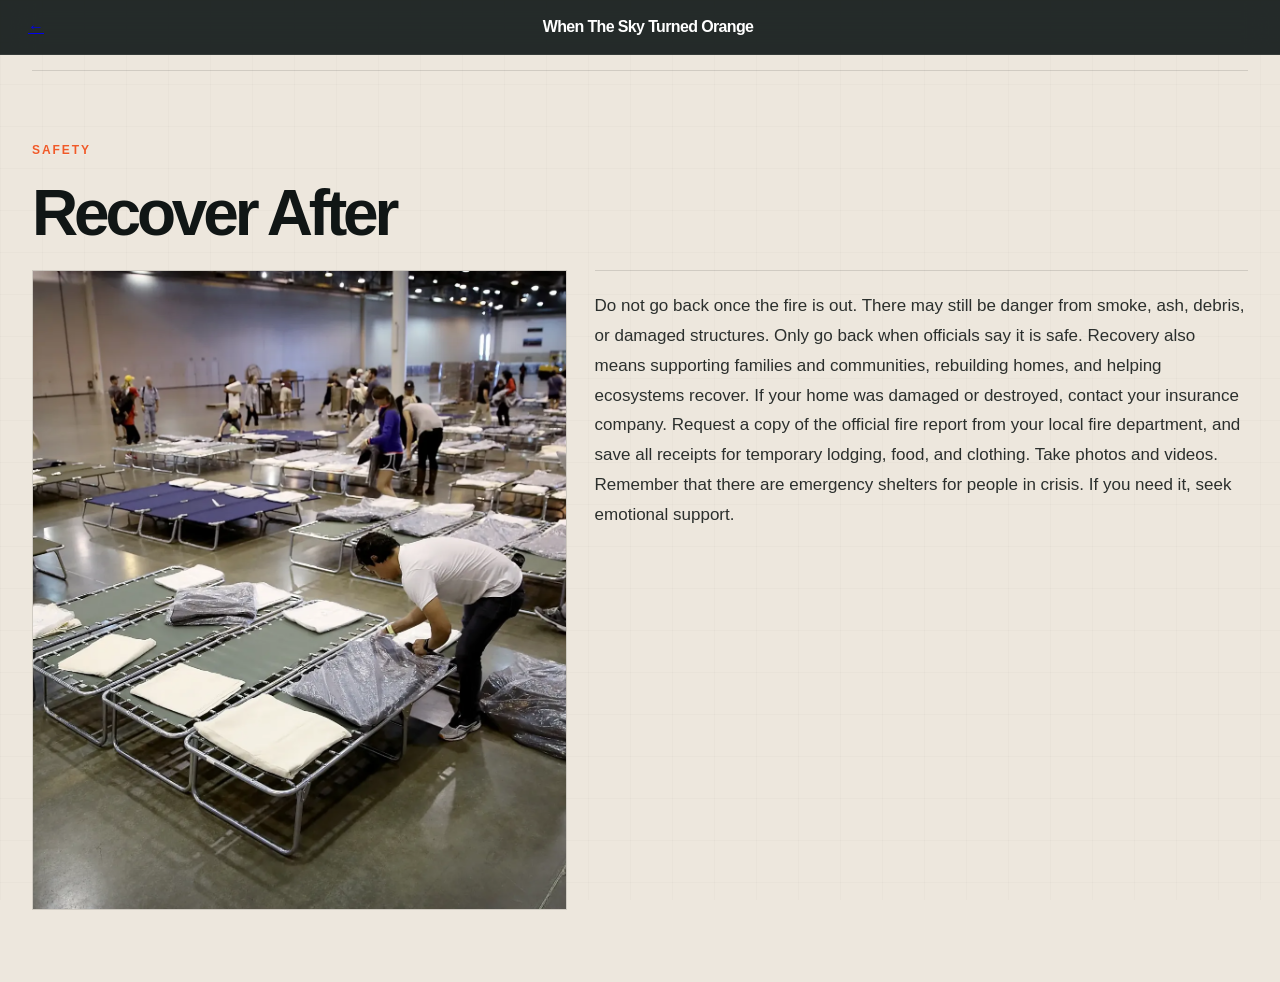
<file: after.html>
<!DOCTYPE html>
<html lang="en">
<head><meta charset="UTF-8" /><meta name="viewport" content="width=device-width, initial-scale=1.0" />
<title>Recover After</title><link rel="stylesheet" href="styles.css" /></head>
<body><div class="site-grid"></div>
<header class="topbar pagebar subpage-bar">
    <a class="page-back-arrow" href="index.html#safety" aria-label="Back to website">←</a>
    <a class="brand" href="index.html#home">When The Sky Turned Orange</a>
    <span class="pagebar-spacer"></span>
  </header>
<main class="subpage"><section class="section safety-detail-page reveal visible">
<div class="section-head"><p class="eyebrow safety-eyebrow">SAFETY</p><h2>Recover After</h2></div>
<div class="detail-grid"><img src="assets/safety-recover-shelter.webp" alt="Recover After" />
<div class="article-text content-block"><p>Do not go back once the fire is out. There may still be danger from smoke, ash, debris, or damaged structures. Only go back when officials say it is safe. Recovery also means supporting families and communities, rebuilding homes, and helping ecosystems recover. If your home was damaged or destroyed, contact your insurance company. Request a copy of the official fire report from your local fire department, and save all receipts for temporary lodging, food, and clothing. Take photos and videos. Remember that there are emergency shelters for people in crisis. If you need it, seek emotional support.</p></div></div>
</section></main>  <script src="script.js"></script>
</body></html>
</file>
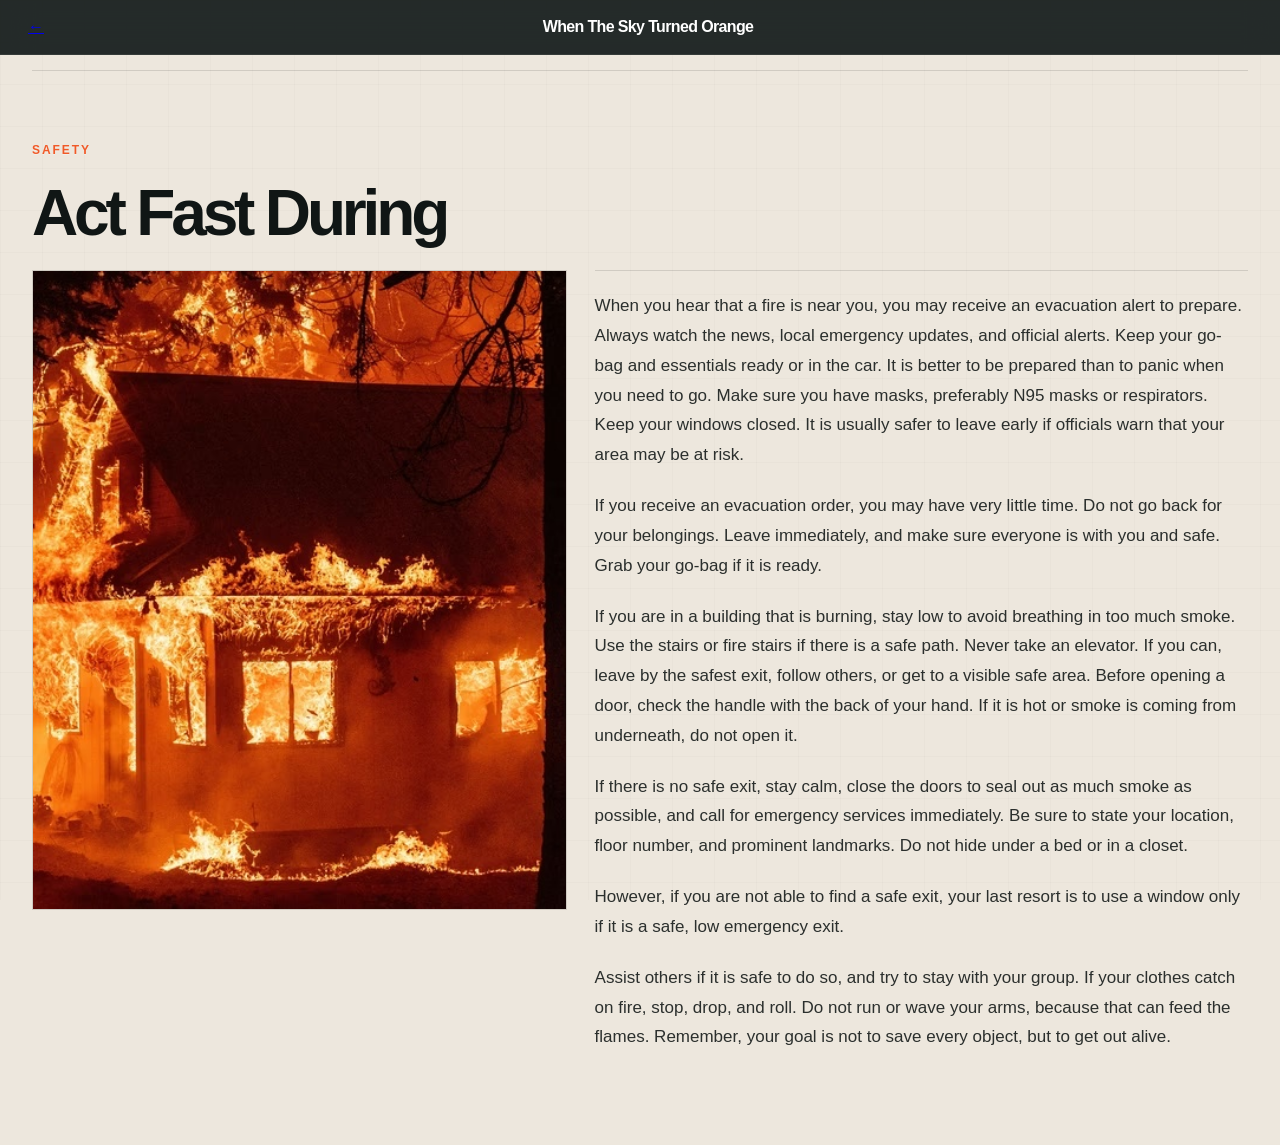
<file: during.html>
<!DOCTYPE html>
<html lang="en">
<head><meta charset="UTF-8" /><meta name="viewport" content="width=device-width, initial-scale=1.0" />
<title>Act Fast During</title><link rel="stylesheet" href="styles.css" /></head>
<body><div class="site-grid"></div>
<header class="topbar pagebar subpage-bar">
    <a class="page-back-arrow" href="index.html#safety" aria-label="Back to website">←</a>
    <a class="brand" href="index.html#home">When The Sky Turned Orange</a>
    <span class="pagebar-spacer"></span>
  </header>
<main class="subpage"><section class="section safety-detail-page reveal visible">
<div class="section-head"><p class="eyebrow safety-eyebrow">SAFETY</p><h2>Act Fast During</h2></div>
<div class="detail-grid"><img src="assets/during-house-fire.jpg" alt="Act Fast During" />
<div class="article-text content-block"><p>When you hear that a fire is near you, you may receive an evacuation alert to prepare. Always watch the news, local emergency updates, and official alerts. Keep your go-bag and essentials ready or in the car. It is better to be prepared than to panic when you need to go. Make sure you have masks, preferably N95 masks or respirators. Keep your windows closed. It is usually safer to leave early if officials warn that your area may be at risk.</p>
<p>If you receive an evacuation order, you may have very little time. Do not go back for your belongings. Leave immediately, and make sure everyone is with you and safe. Grab your go-bag if it is ready.</p>
<p>If you are in a building that is burning, stay low to avoid breathing in too much smoke. Use the stairs or fire stairs if there is a safe path. Never take an elevator. If you can, leave by the safest exit, follow others, or get to a visible safe area. Before opening a door, check the handle with the back of your hand. If it is hot or smoke is coming from underneath, do not open it.</p>
<p>If there is no safe exit, stay calm, close the doors to seal out as much smoke as possible, and call for emergency services immediately. Be sure to state your location, floor number, and prominent landmarks. Do not hide under a bed or in a closet.</p>
<p>However, if you are not able to find a safe exit, your last resort is to use a window only if it is a safe, low emergency exit.</p>
<p>Assist others if it is safe to do so, and try to stay with your group. If your clothes catch on fire, stop, drop, and roll. Do not run or wave your arms, because that can feed the flames. Remember, your goal is not to save every object, but to get out alive.</p></div></div>
</section></main>  <script src="script.js"></script>
</body></html>
</file>
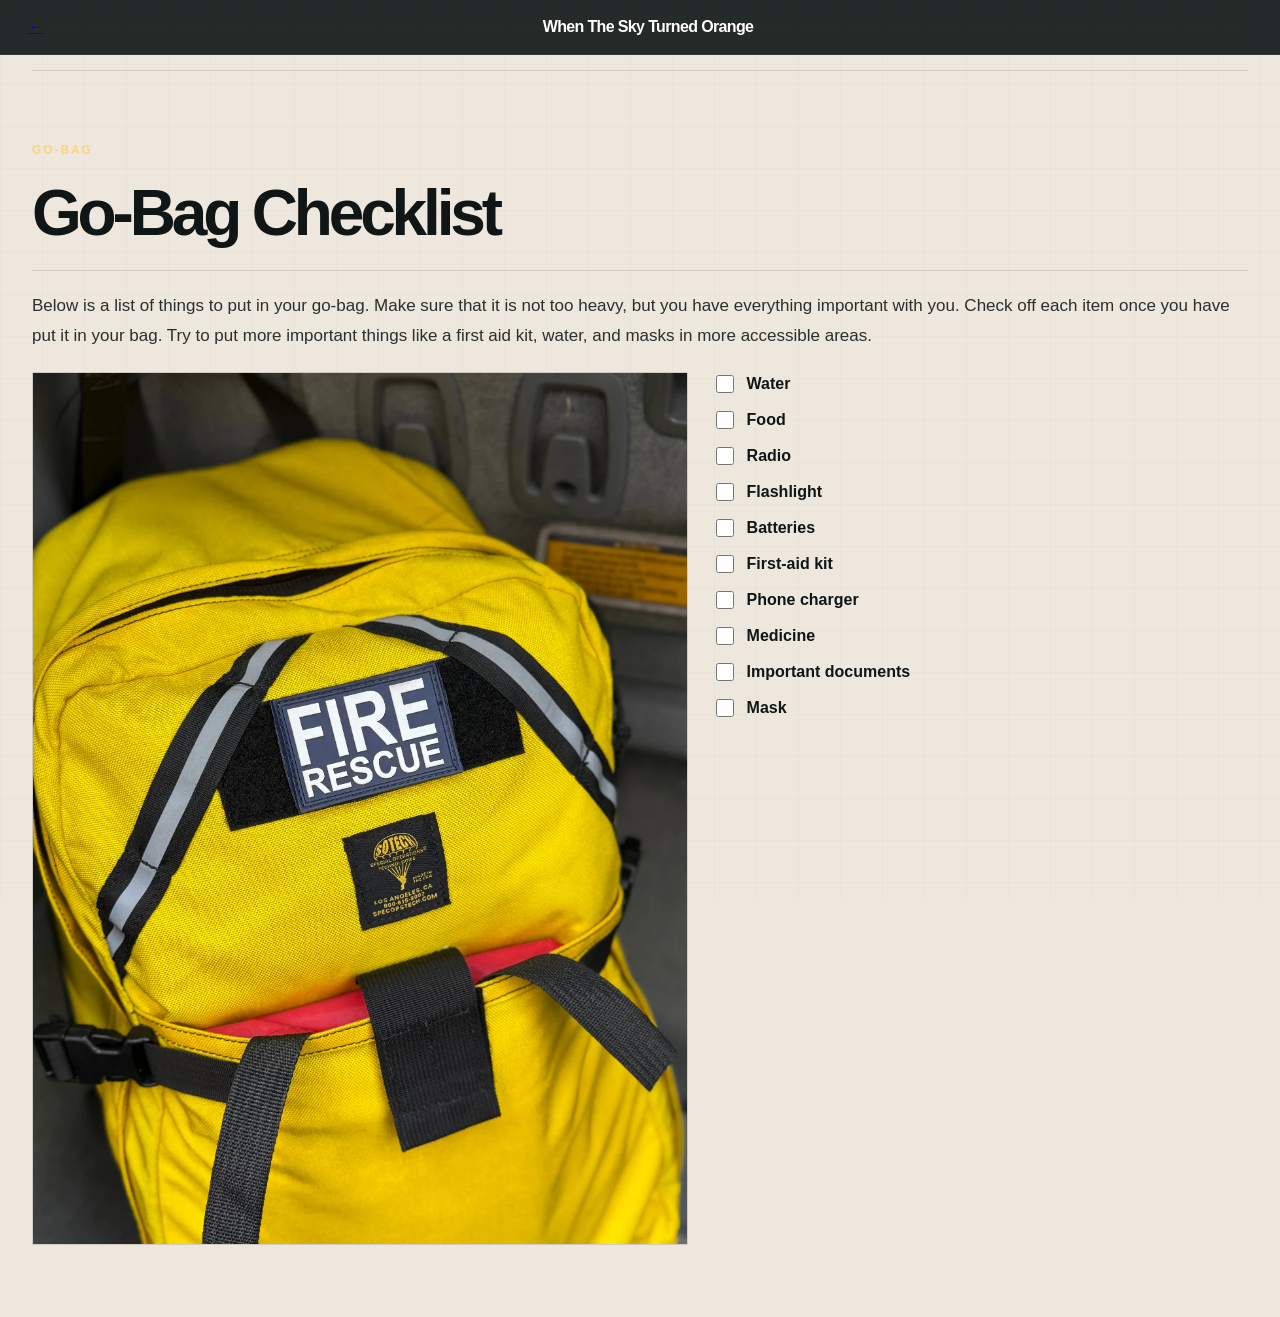
<file: gobag.html>
<!DOCTYPE html>
<html lang="en">
<head>
  <meta charset="UTF-8" />
  <meta name="viewport" content="width=device-width, initial-scale=1.0" />
  <title>Go-Bag Checklist</title>
  <link rel="stylesheet" href="styles.css" />
</head>
<body>
  <div class="site-grid"></div>
  <header class="topbar pagebar subpage-bar">
    <a class="page-back-arrow" href="index.html#safety" aria-label="Back to website">←</a>
    <a class="brand" href="index.html#home">When The Sky Turned Orange</a>
    <span class="pagebar-spacer"></span>
  </header>
  <main class="subpage">
    <section class="section sub-hero reveal visible">
      <div class="section-head">
        <p class="eyebrow">GO-BAG</p>
        <h2>Go-Bag Checklist</h2>
      </div>
      <div class="article-text content-block gobag-intro"><p>Below is a list of things to put in your go-bag. Make sure that it is not too heavy, but you have everything important with you. Check off each item once you have put it in your bag. Try to put more important things like a first aid kit, water, and masks in more accessible areas.</p></div>
      <div class="gobag-grid">
        <div class="gobag-photo"><img src="assets/fire-rescue-bag.webp" alt="Fire rescue go bag" /></div>
        <div class="gobag-list">
          <label><input type="checkbox" /> Water</label>
          <label><input type="checkbox" /> Food</label>
          <label><input type="checkbox" /> Radio</label>
          <label><input type="checkbox" /> Flashlight</label>
          <label><input type="checkbox" /> Batteries</label>
          <label><input type="checkbox" /> First-aid kit</label>
          <label><input type="checkbox" /> Phone charger</label>
          <label><input type="checkbox" /> Medicine</label>
          <label><input type="checkbox" /> Important documents</label>
          <label><input type="checkbox" /> Mask</label>
        </div>
      </div>
    </section>
  </main>
  <script src="script.js"></script>
</body>
</html>
</file>
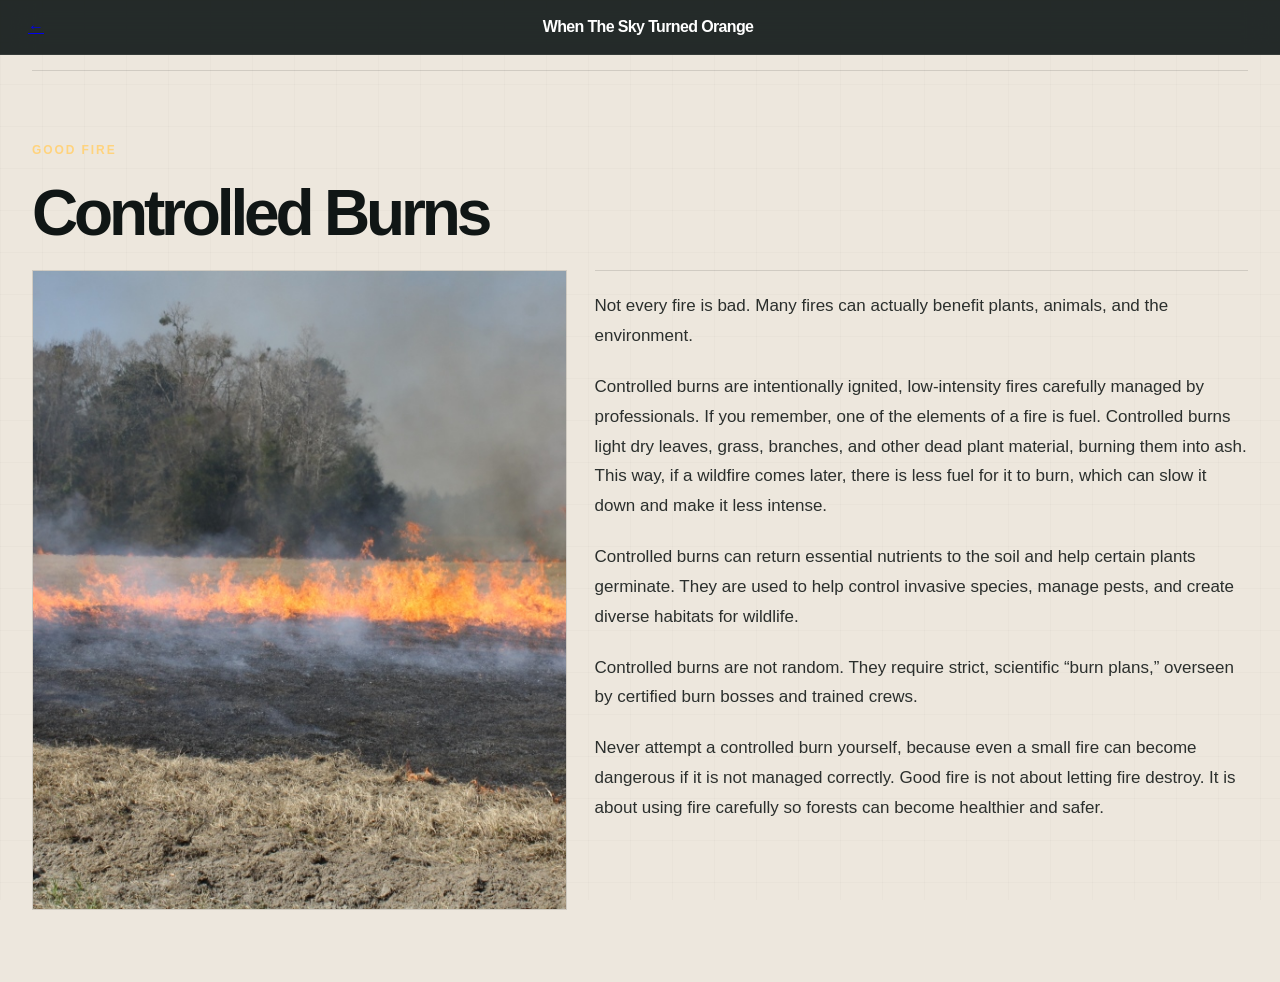
<file: goodfire.html>
<!DOCTYPE html>
<html lang="en">
<head>
  <meta charset="UTF-8" />
  <meta name="viewport" content="width=device-width, initial-scale=1.0" />
  <title>Good Fire — Controlled Burns</title>
  <link rel="stylesheet" href="styles.css" />
</head>
<body>
  <div class="site-grid"></div>
  <header class="topbar pagebar subpage-bar">
    <a class="page-back-arrow" href="index.html#good-fire" aria-label="Back to website">←</a>
    <a class="brand" href="index.html#home">When The Sky Turned Orange</a>
    <span class="pagebar-spacer"></span>
  </header>
  <main class="subpage">
    <section class="section safety-detail-page goodfire-detail reveal visible">
      <div class="section-head">
        <p class="eyebrow">GOOD FIRE</p>
        <h2>Controlled Burns</h2>
      </div>
      <div class="detail-grid">
        <img src="assets/controlled-burn-field.jpg" alt="Controlled burn in a field" />
        <div class="article-text content-block"><p>Not every fire is bad. Many fires can actually benefit plants, animals, and the environment.</p>
<p>Controlled burns are intentionally ignited, low-intensity fires carefully managed by professionals. If you remember, one of the elements of a fire is fuel. Controlled burns light dry leaves, grass, branches, and other dead plant material, burning them into ash. This way, if a wildfire comes later, there is less fuel for it to burn, which can slow it down and make it less intense.</p>
<p>Controlled burns can return essential nutrients to the soil and help certain plants germinate. They are used to help control invasive species, manage pests, and create diverse habitats for wildlife.</p>
<p>Controlled burns are not random. They require strict, scientific “burn plans,” overseen by certified burn bosses and trained crews.</p>
<p>Never attempt a controlled burn yourself, because even a small fire can become dangerous if it is not managed correctly. Good fire is not about letting fire destroy. It is about using fire carefully so forests can become healthier and safer.</p></div>
      </div>
    </section>
  </main>
  <script src="script.js"></script>
</body>
</html>
</file>
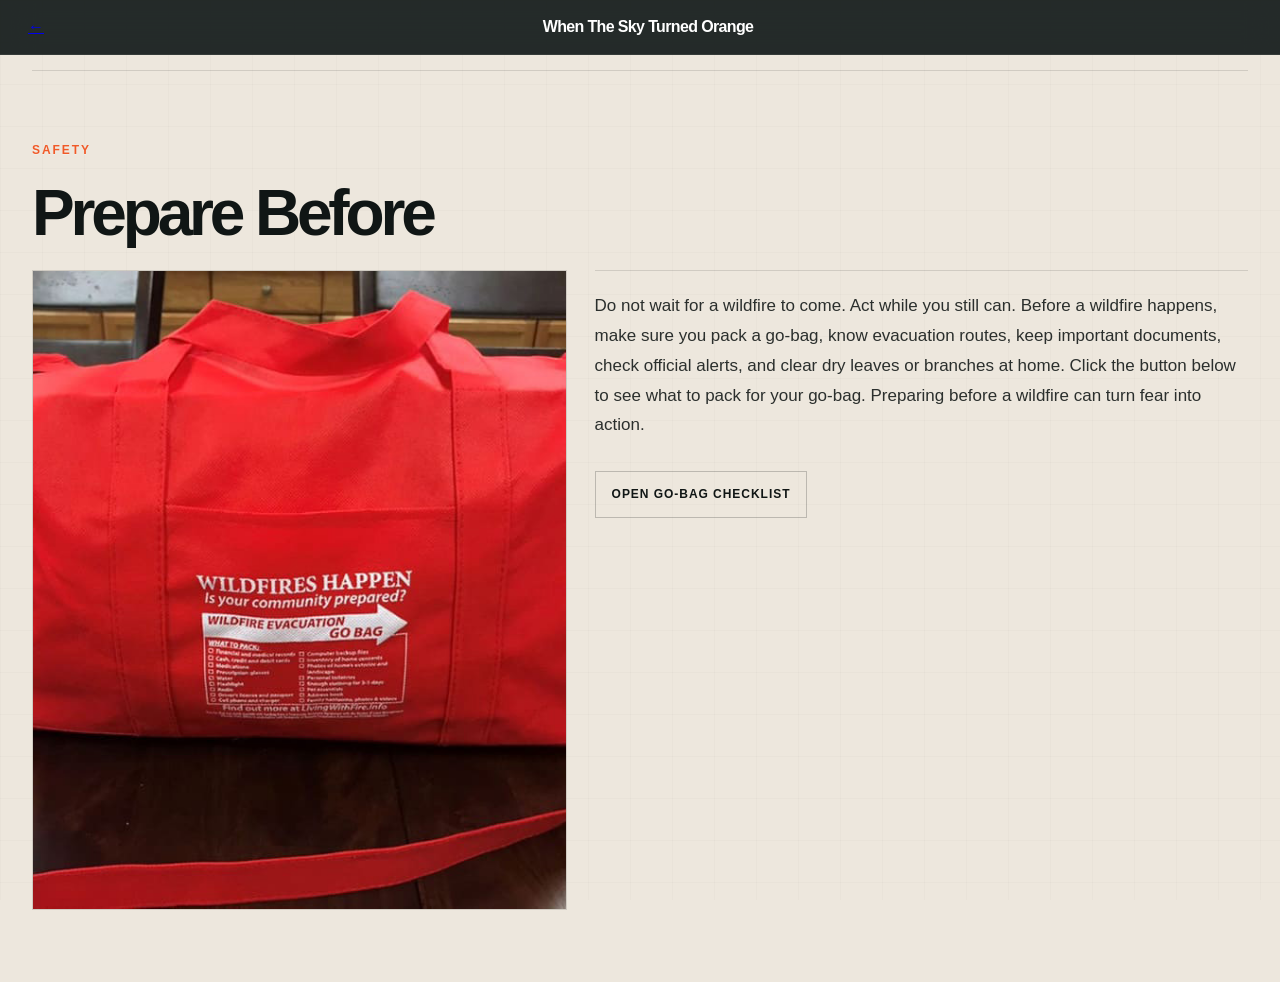
<file: prepare.html>
<!DOCTYPE html>
<html lang="en">
<head><meta charset="UTF-8" /><meta name="viewport" content="width=device-width, initial-scale=1.0" />
<title>Prepare Before</title><link rel="stylesheet" href="styles.css" /></head>
<body><div class="site-grid"></div>
<header class="topbar pagebar subpage-bar">
    <a class="page-back-arrow" href="index.html#safety" aria-label="Back to website">←</a>
    <a class="brand" href="index.html#home">When The Sky Turned Orange</a>
    <span class="pagebar-spacer"></span>
  </header>
<main class="subpage"><section class="section safety-detail-page reveal visible">
<div class="section-head"><p class="eyebrow safety-eyebrow">SAFETY</p><h2>Prepare Before</h2></div>
<div class="detail-grid"><img src="assets/safety-prepare-bag.jpg" alt="Prepare Before" />
<div class="article-text content-block"><p>Do not wait for a wildfire to come. Act while you still can. Before a wildfire happens, make sure you pack a go-bag, know evacuation routes, keep important documents, check official alerts, and clear dry leaves or branches at home. Click the button below to see what to pack for your go-bag. Preparing before a wildfire can turn fear into action.</p><a class="page-button" href="gobag.html">Open Go-Bag Checklist</a></div></div>
</section></main>  <script src="script.js"></script>
</body></html>
</file>
<file: styles.css>
:root {
  --bg: #ede7dd;
  --ink: #101615;
  --muted: rgba(16,22,21,.58);
  --line: rgba(16,22,21,.13);
  --dark: #131b19;
  --accent: #ef7a24;
  --gold: #ffd37d;
  --max: 1320px;
}
* { box-sizing: border-box; }
html { scroll-behavior: smooth; }
body {
  margin: 0;
  font-family: Arial, Helvetica, sans-serif;
  color: var(--ink);
  background: var(--bg);
  overflow-x: hidden;
}
.site-grid {
  position: fixed; inset: 0; pointer-events: none; z-index: -1;
  background:
    linear-gradient(rgba(16,22,21,.05) 1px, transparent 1px),
    linear-gradient(90deg, rgba(16,22,21,.05) 1px, transparent 1px);
  background-size: 42px 42px;
  opacity: .36;
}
.progress { position: fixed; top: 0; left: 0; height: 3px; width: 0; background: var(--accent); z-index: 200; }
.topbar {
  position: fixed; top: 0; left: 0; right: 0; z-index: 120;
  display: flex; align-items: center; justify-content: space-between;
  padding: 18px 28px;
  background: rgba(19,27,25,.84); backdrop-filter: blur(16px);
  border-bottom: 1px solid rgba(255,255,255,.08);
}
.brand { color: white; text-decoration: none; font-weight: 850; letter-spacing: -.04em; font-size: 16px; }
.topnav { display: flex; gap: 28px; }
.topnav a { color: rgba(255,255,255,.88); text-decoration: none; font-weight: 750; font-size: 14px; }
.menu-button {
  width: 34px; height: 34px; padding: 0; background: transparent; border: 0; cursor: pointer;
  display: inline-grid; gap: 5px; align-items: center; justify-items: start;
}
.menu-button span { width: 26px; height: 2px; background: white; display: block; }
.drawer {
  position: fixed; left: 0; top: 0; bottom: 0; width: 292px; z-index: 160;
  background: rgba(237,231,221,.98); border-right: 1px solid var(--line);
  transform: translateX(-102%); transition: transform .35s ease; padding: 26px; overflow-y: auto;
}
.drawer.open { transform: translateX(0); }
.drawer-close { background: transparent; border: 0; font-size: 30px; line-height: 1; cursor: pointer; color: var(--ink); margin-bottom: 18px; }
.drawer-links { display: grid; gap: 14px; margin-top: 24px; }
.drawer-links a { text-decoration: none; color: var(--ink); font-weight: 750; font-size: 17px; }
.drawer-shade { position: fixed; inset: 0; background: rgba(0,0,0,.25); z-index: 150; opacity: 0; pointer-events: none; transition: opacity .25s ease; }
.drawer-shade.show { opacity: 1; pointer-events: auto; }
main { padding-top: 70px; }
.section { width: min(calc(100% - 64px), var(--max)); margin: 0 auto; padding: 72px 0; border-top: 1px solid var(--line); }
.hero {
  position: relative; min-height: calc(100vh - 70px); width: 100%; border-top: 0; margin: 0; padding: 0;
  overflow: hidden;
}
.hero-bg { position: absolute; inset: -6%; background: url('assets/hero-empire-orange.jpg') center/cover no-repeat; will-change: transform; }
.hero-overlay {
  position: absolute; inset: 0;
  background: linear-gradient(90deg, rgba(16,22,21,.8) 0%, rgba(16,22,21,.28) 54%, rgba(16,22,21,.18) 100%);
}
.hero-inner {
  position: relative; z-index: 2; max-width: 980px; padding: 110px 0 0 56px; color: white;
}
.eyebrow { margin: 0 0 18px; letter-spacing: .16em; font-size: 12px; font-weight: 850; color: var(--gold); text-transform: uppercase; }
.hero h1 {
  margin: 0; font-size: clamp(54px, 9vw, 124px); line-height: .92; letter-spacing: -.075em; font-weight: 900;
}
.hero-actions { margin-top: 28px; display: flex; gap: 14px; }
.hero-actions a, .map-actions a, .map-actions button, .safety-links a {
  display: inline-flex; align-items: center; justify-content: center; min-height: 44px; padding: 0 18px;
  text-decoration: none; border: 1px solid rgba(255,255,255,.14); background: rgba(255,255,255,.08);
  color: white; font-weight: 750; cursor: pointer;
}
.hero-time { position: absolute; z-index: 2; right: 30px; bottom: 30px; color: white; font-weight: 750; font-size: 14px; }
.section-head { display: grid; gap: 8px; margin-bottom: 26px; }
.section-head h2 { margin: 0; font-size: clamp(34px, 5vw, 68px); line-height: .96; letter-spacing: -.065em; font-weight: 900; }
.byline, .book-by, .book-subtitle { margin: 0; font-size: 15px; color: var(--muted); font-weight: 650; }
.article-layout, .split-grid, .impact-grid, .book-grid, .gobag-grid, .two-column { display: grid; grid-template-columns: 1.1fr .9fr; gap: 24px; align-items: start; }
.article-image img, .image-tile img, .image-band img, .impact-image img, .safety-item img, .gobag-photo img {
  width: 100%; display: block; object-fit: cover; border: 1px solid var(--line);
}
.article-image img { height: 740px; }
.image-tile img { height: 680px; }
.image-band img { height: 240px; margin-top: 20px; }
.impact-image img { height: 980px; }
.writing-area {
  min-height: 320px; width: 100%;
  background: repeating-linear-gradient(transparent 0 34px, rgba(16,22,21,.12) 34px 35px);
}
.writing-area.tall { min-height: 720px; }
.writing-area.small { min-height: 220px; }
.writing-area.blurb { min-height: 260px; max-width: 760px; }
.writing-area.intro-space { min-height: 160px; margin-bottom: 24px; }
.map-top { display: flex; align-items: center; justify-content: space-between; gap: 20px; margin-bottom: 18px; }
.map-time { font-weight: 800; }
.map-actions { display: flex; gap: 10px; flex-wrap: wrap; }
.map-actions a, .map-actions button { color: var(--ink); border-color: var(--line); background: transparent; }
.filters { display: flex; gap: 10px; flex-wrap: wrap; margin-bottom: 16px; }
.filter { border: 1px solid var(--line); background: transparent; padding: 10px 14px; color: var(--ink); font-weight: 750; cursor: pointer; }
.filter.active { background: var(--ink); color: white; }
.map-layout { display: grid; grid-template-columns: minmax(0,1fr) 240px; gap: 18px; align-items: start; }
.map-panel {
  position: relative; aspect-ratio: 1 / .78; min-height: 560px; border: 1px solid var(--line);
  overflow: hidden; background: #15211d; cursor: grab;
}
.map-panel:active { cursor: grabbing; }
.movable-map { position: absolute; inset: 0; transform-origin: center center; transition: transform .08s linear; }
.movable-map img { width: 100%; height: 100%; object-fit: cover; display: block; user-select: none; pointer-events: none; }
.fire-dots { position: absolute; inset: 0; pointer-events: none; }
.fire-dot {
  position: absolute; transform: translate(-50%, -50%); border-radius: 999px; pointer-events: auto;
  background: #ef7a24; border: 1px solid #fff4dd; box-shadow: 0 0 10px rgba(239,122,36,.85);
  width: 8px; height: 8px;
}
.fire-dot.low { width: 5px; height: 5px; background: #ffd36d; }
.fire-dot.mid { width: 7px; height: 7px; background: #ff8a3d; }
.fire-dot.high { width: 10px; height: 10px; background: #f24828; }
.fire-popup {
  position: absolute; z-index: 40; min-width: 190px; max-width: 240px;
  padding: 12px; background: rgba(237,231,221,.96); border: 1px solid var(--line);
  color: var(--ink); font-size: 12px; display: none;
}
.fire-popup.show { display: block; }
.fire-popup h3 { margin: 0 0 8px; font-size: 14px; }
.fire-popup p { margin: 4px 0; }
.stats-panel { border: 1px solid var(--line); display: grid; grid-template-columns: 1fr; }
.stat-row { min-height: 166px; padding: 18px; border-bottom: 1px solid var(--line); display: flex; flex-direction: column; justify-content: space-between; }
.stat-row:last-child { border-bottom: 0; }
.stat-row span { font-size: 13px; font-weight: 750; letter-spacing: .08em; text-transform: uppercase; color: var(--muted); }
.stat-row strong { font-size: 34px; line-height: 1; letter-spacing: -.05em; }
.legend {
  position: absolute; left: 14px; bottom: 14px; z-index: 30; background: rgba(237,231,221,.92);
  border: 1px solid var(--line); padding: 10px 12px; display: flex; gap: 12px;
}
.legend div { display: flex; align-items: center; gap: 7px; font-size: 12px; font-weight: 750; }
.legend i { width: 8px; height: 8px; border-radius: 999px; display: inline-block; }
.legend .low { background: #ffd36d; }
.legend .mid { background: #ff8a3d; }
.legend .high { background: #f24828; }
.split-grid { grid-template-columns: .86fr 1.14fr; }
.impact-grid { grid-template-columns: .7fr 1.3fr; }
.two-column { grid-template-columns: 1fr 1fr; }
.two-column.reverse { grid-template-columns: 1fr 1fr; }
.safety-grid { display: grid; grid-template-columns: repeat(3, 1fr); gap: 18px; }
.safety-item img { height: 250px; }
.safety-item h3 { margin: 14px 0 0; font-size: 22px; letter-spacing: -.04em; }
.safety-links { margin-top: 20px; }
.safety-links a { color: var(--ink); border-color: var(--line); background: transparent; }
.book-grid { align-items: center; }
.book-link { display: block; width: min(320px, 100%); text-decoration: none; }
.book-outline {
  width: 100%; aspect-ratio: .72/1; border: 2px dashed rgba(16,22,21,.35); position: relative;
  display: flex; align-items: center; justify-content: center;
}
.book-spine { position: absolute; left: 36px; top: 0; bottom: 0; border-left: 2px dashed rgba(16,22,21,.25); }
.book-question { font-size: 136px; color: rgba(239,122,36,.92); font-weight: 800; line-height: 1; }
.book-lines { position: absolute; left: 72px; right: 24px; bottom: 34px; display: grid; gap: 10px; }
.book-lines span { border-top: 2px dotted rgba(16,22,21,.35); }
.sources-list { display: flex; flex-wrap: wrap; gap: 14px; }
.sources-list a { text-decoration: none; color: var(--ink); border-bottom: 1px solid var(--ink); font-weight: 750; }
.footer-row { margin-top: 28px; }
.footer-row a { color: var(--ink); text-decoration: none; font-weight: 750; }
.subpage { padding-top: 70px; }
.pagebar { background: rgba(19,27,25,.92); }
.gobag-list { display: grid; gap: 12px; }
.gobag-list label { display: flex; align-items: center; gap: 10px; font-weight: 650; }
.gobag-list input { width: 18px; height: 18px; accent-color: var(--ink); }
.reveal {
  opacity: 0; transform: translateY(44px); filter: blur(8px);
  transition: opacity .8s ease, transform .9s cubic-bezier(.18,.8,.2,1), filter .8s ease;
}
.reveal.visible { opacity: 1; transform: translateY(0); filter: blur(0); }
.parallax { transition: transform .1s linear; }
@media (max-width: 980px) {
  .topnav { display: none; }
  .section { width: calc(100% - 30px); padding: 52px 0; }
  .hero-inner { padding: 110px 18px 0 18px; }
  .hero-time { right: 18px; }
  .article-layout, .split-grid, .impact-grid, .book-grid, .gobag-grid, .map-layout, .safety-grid, .two-column, .two-column.reverse { grid-template-columns: 1fr; }
  .map-panel { min-height: 460px; }
  .article-image img, .image-tile img, .impact-image img { height: 480px; }
  .stats-panel { grid-template-columns: 1fr; }
  .stat-row { min-height: 120px; }
}


/* v10 map/dot fixes */
.fire-dot {
  box-sizing: border-box !important;
  padding: 0 !important;
  min-width: 0 !important;
  min-height: 0 !important;
  aspect-ratio: 1 / 1 !important;
  border-radius: 50% !important;
  line-height: 0 !important;
}
.fire-dot.low { width: 5px !important; height: 5px !important; }
.fire-dot.mid { width: 7px !important; height: 7px !important; }
.fire-dot.high { width: 10px !important; height: 10px !important; }
.book-grid { grid-template-columns: 1fr !important; }
.book-section .writing-area { display: none !important; }


/* v11 restored interactive map */
.leaflet-map { position:absolute; inset:0; }
.leaflet-container { background:#1a2421; font-family: Arial, Helvetica, sans-serif; }
.map-panel { min-height: 560px; }
.map-panel .legend { pointer-events:none; }
.leaflet-control-zoom a { color:#111 !important; }
.fire-map-popup h3 { margin:0 0 8px; font-size:14px; }
.fire-map-popup p { margin:4px 0; font-size:12px; line-height:1.35; }


/* v12 final order + dashboard typography polish */
.map-top,
.filters,
.stats-panel,
.map-actions,
.legend,
.fire-map-popup {
  font-family: "Helvetica Neue", Arial, Helvetica, sans-serif !important;
}

.map-time {
  font-size: 13px !important;
  letter-spacing: .08em !important;
  text-transform: uppercase !important;
  font-weight: 800 !important;
  color: rgba(16,22,21,.68) !important;
}

.map-actions button,
.map-actions a,
.filter {
  font-size: 12px !important;
  letter-spacing: .08em !important;
  text-transform: uppercase !important;
  font-weight: 800 !important;
  border-radius: 0 !important;
}

.stats-panel {
  background: rgba(237,231,221,.45);
}

.stat-row span {
  font-size: 11px !important;
  letter-spacing: .12em !important;
  text-transform: uppercase !important;
  font-weight: 850 !important;
}

.stat-row strong {
  font-size: 32px !important;
  font-weight: 900 !important;
  letter-spacing: -.055em !important;
}

.legend {
  border-radius: 0 !important;
  font-size: 11px !important;
  letter-spacing: .05em !important;
  text-transform: uppercase !important;
}

.fire-map-popup {
  border-radius: 0 !important;
}

.fire-map-popup h3 {
  font-size: 13px !important;
  letter-spacing: .04em !important;
  text-transform: uppercase !important;
}

.book-grid-inline {
  grid-template-columns: minmax(220px, 360px) minmax(0, 1fr) !important;
  align-items: start !important;
}

.book-link {
  cursor: default !important;
}

.book-blurb {
  min-height: 340px;
  border-top: 1px solid var(--line);
  padding-top: 18px;
}

.book-blurb h3 {
  margin: 0 0 18px;
  font-size: 18px;
  letter-spacing: .08em;
  text-transform: uppercase;
  font-weight: 900;
}

.writing-area.blurb-space {
  min-height: 260px;
  max-width: 760px;
}

.book-section .writing-area.small {
  display: none !important;
}

@media (max-width: 980px) {
  .book-grid-inline {
    grid-template-columns: 1fr !important;
  }
}

/* v13 content + clickable safety pages */
.content-block { font-size: 17px; line-height: 1.75; font-weight: 500; color: rgba(16,22,21,.88); }
.content-block p { margin: 0 0 1.25em; }
.article-text.content-block { background: transparent; border-top: 1px solid var(--line); padding-top: 20px; }
.safety-eyebrow { color: #f05a28 !important; text-shadow: 0 1px 0 rgba(255,255,255,.35); }
.click-note { margin: 6px 0 0; font-weight: 800; color: rgba(16,22,21,.72); letter-spacing: .02em; }
.clickable-safety-grid .safety-card-link { display: block; color: inherit; text-decoration: none; border: 1px solid var(--line); padding: 0 0 18px; background: rgba(255,255,255,.18); transition: transform .25s ease, box-shadow .25s ease, border-color .25s ease; }
.clickable-safety-grid .safety-card-link:hover { transform: translateY(-6px); border-color: rgba(239,122,36,.55); box-shadow: 0 20px 45px rgba(16,22,21,.13); }
.safety-card-link span { display: inline-flex; margin: 10px 18px 0; padding: 8px 12px; border: 1px solid rgba(16,22,21,.18); font-size: 12px; text-transform: uppercase; letter-spacing: .1em; font-weight: 900; }
.safety-card-link h3 { margin-left: 18px !important; margin-right: 18px !important; }
.detail-grid { display: grid; grid-template-columns: .9fr 1.1fr; gap: 28px; align-items: start; }
.detail-grid img { width: 100%; height: 640px; object-fit: cover; display: block; border: 1px solid var(--line); }
.page-button { display: inline-flex; margin-top: 10px; padding: 12px 16px; border: 1px solid rgba(16,22,21,.22); color: var(--ink); text-decoration: none; font-weight: 900; text-transform: uppercase; letter-spacing: .08em; font-size: 12px; }
.sources-list { align-items: center; }
.sources-list .source-button { display: inline-flex; align-items: center; justify-content: center; min-height: 42px; padding: 0 16px; border: 1px solid rgba(16,22,21,.2); border-bottom: 1px solid rgba(16,22,21,.2) !important; background: rgba(255,255,255,.2); text-decoration: none; font-size: 12px; text-transform: uppercase; letter-spacing: .08em; font-weight: 900; transition: background .2s ease, transform .2s ease; }
.sources-list .source-button:hover { background: rgba(239,122,36,.16); transform: translateY(-2px); }
@media (max-width: 980px) { .detail-grid { grid-template-columns: 1fr; } .detail-grid img { height: 420px; } }


/* v33 content-only additions; map CSS remains original v13 */
.good-fire-section .split-grid { align-items: center; }
.good-fire-section .article-text p { margin-bottom: 1em; }
.sources-section.final-section { padding-bottom: 24px; }


/* v36 text-only fix: no lined background + normal small text font */
#what-can-we-do .writing-area.no-lines,
.book-blurb .writing-area.blurb-space {
  background: transparent !important;
  font-size: 17px !important;
  line-height: 1.75 !important;
  font-weight: 500 !important;
  color: rgba(16,22,21,.88) !important;
  min-height: auto !important;
}

#what-can-we-do .writing-area.no-lines p,
.book-blurb .writing-area.blurb-space p {
  margin: 0 0 1.05em !important;
}

.book-blurb .writing-area.blurb-space {
  max-width: 760px !important;
  padding-top: 0 !important;
}


/* v38 fix: show the blurb in the RIGHT-SIDE Blurb space, not inside the dotted book */
.book-blurb .writing-area.blurb-space {
  display: block !important;
  background: transparent !important;
  font-size: 17px !important;
  line-height: 1.75 !important;
  font-weight: 500 !important;
  color: rgba(16,22,21,.88) !important;
  min-height: auto !important;
  max-width: 760px !important;
  padding-top: 0 !important;
}

.book-blurb .writing-area.blurb-space p {
  margin: 0 !important;
}


/* v39 book section fix: dotted book stays left, blurb paragraph goes in the right empty BLURB area */
.book-grid.book-grid-inline {
  display: grid !important;
  grid-template-columns: minmax(240px, 360px) minmax(420px, 1fr) !important;
  align-items: start !important;
  gap: clamp(42px, 7vw, 90px) !important;
}

.book-grid.book-grid-inline .book-link {
  display: block !important;
}

.book-grid.book-grid-inline .book-outline {
  position: relative !important;
  overflow: hidden !important;
}

.book-grid.book-grid-inline .book-outline .book-blurb-text,
.book-grid.book-grid-inline .book-outline .writing-area,
.book-grid.book-grid-inline .book-outline p,
.book-grid.book-grid-inline .book-outline h3 {
  display: none !important;
}

.book-blurb {
  display: block !important;
  align-self: start !important;
  padding-top: 22px !important;
}

.book-blurb h3 {
  display: block !important;
  margin: 0 0 18px !important;
}

.book-blurb .book-blurb-copy {
  display: block !important;
  max-width: 760px !important;
  margin: 0 !important;
  background: transparent !important;
  font-size: 17px !important;
  line-height: 1.75 !important;
  font-weight: 500 !important;
  color: rgba(16,22,21,.88) !important;
}

.book-blurb .writing-area.blurb-space {
  display: none !important;
}

@media (max-width: 760px) {
  .book-grid.book-grid-inline {
    grid-template-columns: 1fr !important;
  }
}


/* v40 intro text alignment only: center intro paragraph text, not titles */
#intro .section-head > p:not(.eyebrow),
#intro .intro-copy,
#intro .intro-copy p,
#intro .split-text,
#intro .split-text p,
#intro .content-copy,
#intro .content-copy p {
  max-width: 780px !important;
  margin-left: auto !important;
  margin-right: auto !important;
  text-align: center !important;
}

#intro h1,
#intro h2,
#intro h3,
#intro .eyebrow {
  text-align: inherit;
}
</file>
